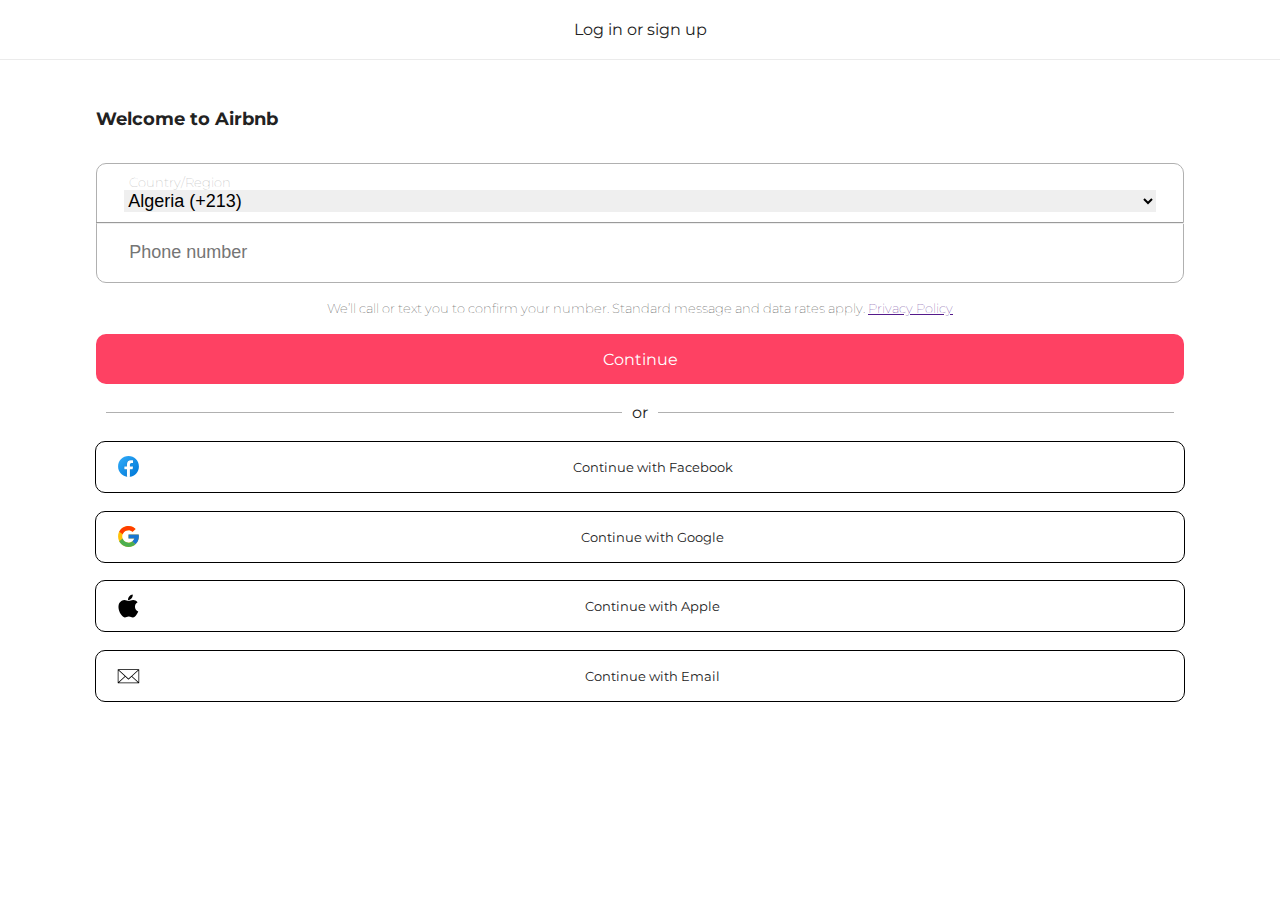
<file: login.html>
<!DOCTYPE html>
<html lang="en">
<head>
    <meta charset="UTF-8">
    <meta http-equiv="X-UA-Compatible" content="IE=edge">
    <meta name="viewport" content="width=device-width, initial-scale=1.0">
    <link rel="stylesheet" href="logInStyles.css">
    <!-- <link rel="stylesheet" href="styles.css"> -->
    <link rel="preconnect" href="https://fonts.googleapis.com">
    <link rel="preconnect" href="https://fonts.gstatic.com" crossorigin>
    <link href="https://fonts.googleapis.com/css2?family=Montserrat:wght@500&family=Open+Sans:wght@300&family=Varela+Round&display=swap" rel="stylesheet">
    <title>Landbnb</title>
</head>
<body>
    <div id="top">
        Log in or sign up
    </div>
    <div id="logInDivs">
        <div id="BigDiv">
            <div id="welcome">Welcome to Airbnb</div>
            <div id="numberStuff">
                <div id="numberPrefix">
                    <div id="countryRegion">Country/Region</div>
                    <select id="countryCode">
                        <p>Country/Region</p>
                        <option data-countryCode="DZ" value="213">Algeria (+213)</option>
                        <option data-countryCode="AD" value="376">Andorra (+376)</option>
                        <option data-countryCode="AO" value="244">Angola (+244)</option>
                        <option data-countryCode="AI" value="1264">Anguilla (+1264)</option>
                        <option data-countryCode="AG" value="1268">Antigua &amp; Barbuda (+1268)</option>
                        <option data-countryCode="AR" value="54">Argentina (+54)</option>
                        <option data-countryCode="AM" value="374">Armenia (+374)</option>
                        <option data-countryCode="AW" value="297">Aruba (+297)</option>
                        <option data-countryCode="AU" value="61">Australia (+61)</option>
                        <option data-countryCode="AT" value="43">Austria (+43)</option>
                        <option data-countryCode="AZ" value="994">Azerbaijan (+994)</option>
                        <option data-countryCode="BS" value="1242">Bahamas (+1242)</option>
                        <option data-countryCode="BH" value="973">Bahrain (+973)</option>
                        <option data-countryCode="BD" value="880">Bangladesh (+880)</option>
                        <option data-countryCode="BB" value="1246">Barbados (+1246)</option>
                        <option data-countryCode="BY" value="375">Belarus (+375)</option>
                        <option data-countryCode="BE" value="32">Belgium (+32)</option>
                        <option data-countryCode="BZ" value="501">Belize (+501)</option>
                        <option data-countryCode="BJ" value="229">Benin (+229)</option>
                        <option data-countryCode="BM" value="1441">Bermuda (+1441)</option>
                        <option data-countryCode="BT" value="975">Bhutan (+975)</option>
                        <option data-countryCode="BO" value="591">Bolivia (+591)</option>
                        <option data-countryCode="BA" value="387">Bosnia Herzegovina (+387)</option>
                        <option data-countryCode="BW" value="267">Botswana (+267)</option>
                        <option data-countryCode="BR" value="55">Brazil (+55)</option>
                        <option data-countryCode="BN" value="673">Brunei (+673)</option>
                        <option data-countryCode="BG" value="359">Bulgaria (+359)</option>
                        <option data-countryCode="BF" value="226">Burkina Faso (+226)</option>
                        <option data-countryCode="BI" value="257">Burundi (+257)</option>
                        <option data-countryCode="KH" value="855">Cambodia (+855)</option>
                        <option data-countryCode="CM" value="237">Cameroon (+237)</option>
                        <option data-countryCode="CA" value="1">Canada (+1)</option>
                        <option data-countryCode="CV" value="238">Cape Verde Islands (+238)</option>
                        <option data-countryCode="KY" value="1345">Cayman Islands (+1345)</option>
                        <option data-countryCode="CF" value="236">Central African Republic (+236)</option>
                        <option data-countryCode="CL" value="56">Chile (+56)</option>
                        <option data-countryCode="CN" value="86">China (+86)</option>
                        <option data-countryCode="CO" value="57">Colombia (+57)</option>
                        <option data-countryCode="KM" value="269">Comoros (+269)</option>
                        <option data-countryCode="CG" value="242">Congo (+242)</option>
                        <option data-countryCode="CK" value="682">Cook Islands (+682)</option>
                        <option data-countryCode="CR" value="506">Costa Rica (+506)</option>
                        <option data-countryCode="HR" value="385">Croatia (+385)</option>
                        <option data-countryCode="CU" value="53">Cuba (+53)</option>
                        <option data-countryCode="CY" value="90392">Cyprus North (+90392)</option>
                        <option data-countryCode="CY" value="357">Cyprus South (+357)</option>
                        <option data-countryCode="CZ" value="42">Czech Republic (+42)</option>
                        <option data-countryCode="DK" value="45">Denmark (+45)</option>
                        <option data-countryCode="DJ" value="253">Djibouti (+253)</option>
                        <option data-countryCode="DM" value="1809">Dominica (+1809)</option>
                        <option data-countryCode="DO" value="1809">Dominican Republic (+1809)</option>
                        <option data-countryCode="EC" value="593">Ecuador (+593)</option>
                        <option data-countryCode="EG" value="20">Egypt (+20)</option>
                        <option data-countryCode="SV" value="503">El Salvador (+503)</option>
                        <option data-countryCode="GQ" value="240">Equatorial Guinea (+240)</option>
                        <option data-countryCode="ER" value="291">Eritrea (+291)</option>
                        <option data-countryCode="EE" value="372">Estonia (+372)</option>
                        <option data-countryCode="ET" value="251">Ethiopia (+251)</option>
                        <option data-countryCode="FK" value="500">Falkland Islands (+500)</option>
                        <option data-countryCode="FO" value="298">Faroe Islands (+298)</option>
                        <option data-countryCode="FJ" value="679">Fiji (+679)</option>
                        <option data-countryCode="FI" value="358">Finland (+358)</option>
                        <option data-countryCode="FR" value="33">France (+33)</option>
                        <option data-countryCode="GF" value="594">French Guiana (+594)</option>
                        <option data-countryCode="PF" value="689">French Polynesia (+689)</option>
                        <option data-countryCode="GA" value="241">Gabon (+241)</option>
                        <option data-countryCode="GM" value="220">Gambia (+220)</option>
                        <option data-countryCode="GE" value="7880">Georgia (+7880)</option>
                        <option data-countryCode="DE" value="49">Germany (+49)</option>
                        <option data-countryCode="GH" value="233">Ghana (+233)</option>
                        <option data-countryCode="GI" value="350">Gibraltar (+350)</option>
                        <option data-countryCode="GR" value="30">Greece (+30)</option>
                        <option data-countryCode="GL" value="299">Greenland (+299)</option>
                        <option data-countryCode="GD" value="1473">Grenada (+1473)</option>
                        <option data-countryCode="GP" value="590">Guadeloupe (+590)</option>
                        <option data-countryCode="GU" value="671">Guam (+671)</option>
                        <option data-countryCode="GT" value="502">Guatemala (+502)</option>
                        <option data-countryCode="GN" value="224">Guinea (+224)</option>
                        <option data-countryCode="GW" value="245">Guinea - Bissau (+245)</option>
                        <option data-countryCode="GY" value="592">Guyana (+592)</option>
                        <option data-countryCode="HT" value="509">Haiti (+509)</option>
                        <option data-countryCode="HN" value="504">Honduras (+504)</option>
                        <option data-countryCode="HK" value="852">Hong Kong (+852)</option>
                        <option data-countryCode="HU" value="36">Hungary (+36)</option>
                        <option data-countryCode="IS" value="354">Iceland (+354)</option>
                        <option data-countryCode="IN" value="91">India (+91)</option>
                        <option data-countryCode="ID" value="62">Indonesia (+62)</option>
                        <option data-countryCode="IR" value="98">Iran (+98)</option>
                        <option data-countryCode="IQ" value="964">Iraq (+964)</option>
                        <option data-countryCode="IE" value="353">Ireland (+353)</option>
                        <option data-countryCode="IL" value="972">Israel (+972)</option>
                        <option data-countryCode="IT" value="39">Italy (+39)</option>
                        <option data-countryCode="JM" value="1876">Jamaica (+1876)</option>
                        <option data-countryCode="JP" value="81">Japan (+81)</option>
                        <option data-countryCode="JO" value="962">Jordan (+962)</option>
                        <option data-countryCode="KZ" value="7">Kazakhstan (+7)</option>
                        <option data-countryCode="KE" value="254">Kenya (+254)</option>
                        <option data-countryCode="KI" value="686">Kiribati (+686)</option>
                        <option data-countryCode="KP" value="850">Korea North (+850)</option>
                        <option data-countryCode="KR" value="82">Korea South (+82)</option>
                        <option data-countryCode="KW" value="965">Kuwait (+965)</option>
                        <option data-countryCode="KG" value="996">Kyrgyzstan (+996)</option>
                        <option data-countryCode="LA" value="856">Laos (+856)</option>
                        <option data-countryCode="LV" value="371">Latvia (+371)</option>
                        <option data-countryCode="LB" value="961">Lebanon (+961)</option>
                        <option data-countryCode="LS" value="266">Lesotho (+266)</option>
                        <option data-countryCode="LR" value="231">Liberia (+231)</option>
                        <option data-countryCode="LY" value="218">Libya (+218)</option>
                        <option data-countryCode="LI" value="417">Liechtenstein (+417)</option>
                        <option data-countryCode="LT" value="370">Lithuania (+370)</option>
                        <option data-countryCode="LU" value="352">Luxembourg (+352)</option>
                        <option data-countryCode="MO" value="853">Macao (+853)</option>
                        <option data-countryCode="MK" value="389">Macedonia (+389)</option>
                        <option data-countryCode="MG" value="261">Madagascar (+261)</option>
                        <option data-countryCode="MW" value="265">Malawi (+265)</option>
                        <option data-countryCode="MY" value="60">Malaysia (+60)</option>
                        <option data-countryCode="MV" value="960">Maldives (+960)</option>
                        <option data-countryCode="ML" value="223">Mali (+223)</option>
                        <option data-countryCode="MT" value="356">Malta (+356)</option>
                        <option data-countryCode="MH" value="692">Marshall Islands (+692)</option>
                        <option data-countryCode="MQ" value="596">Martinique (+596)</option>
                        <option data-countryCode="MR" value="222">Mauritania (+222)</option>
                        <option data-countryCode="YT" value="269">Mayotte (+269)</option>
                        <option data-countryCode="MX" value="52">Mexico (+52)</option>
                        <option data-countryCode="FM" value="691">Micronesia (+691)</option>
                        <option data-countryCode="MD" value="373">Moldova (+373)</option>
                        <option data-countryCode="MC" value="377">Monaco (+377)</option>
                        <option data-countryCode="MN" value="976">Mongolia (+976)</option>
                        <option data-countryCode="MS" value="1664">Montserrat (+1664)</option>
                        <option data-countryCode="MA" value="212">Morocco (+212)</option>
                        <option data-countryCode="MZ" value="258">Mozambique (+258)</option>
                        <option data-countryCode="MN" value="95">Myanmar (+95)</option>
                        <option data-countryCode="NA" value="264">Namibia (+264)</option>
                        <option data-countryCode="NR" value="674">Nauru (+674)</option>
                        <option data-countryCode="NP" value="977">Nepal (+977)</option>
                        <option data-countryCode="NL" value="31">Netherlands (+31)</option>
                        <option data-countryCode="NC" value="687">New Caledonia (+687)</option>
                        <option data-countryCode="NZ" value="64">New Zealand (+64)</option>
                        <option data-countryCode="NI" value="505">Nicaragua (+505)</option>
                        <option data-countryCode="NE" value="227">Niger (+227)</option>
                        <option data-countryCode="NG" value="234">Nigeria (+234)</option>
                        <option data-countryCode="NU" value="683">Niue (+683)</option>
                        <option data-countryCode="NF" value="672">Norfolk Islands (+672)</option>
                        <option data-countryCode="NP" value="670">Northern Marianas (+670)</option>
                        <option data-countryCode="NO" value="47">Norway (+47)</option>
                        <option data-countryCode="OM" value="968">Oman (+968)</option>
                        <option data-countryCode="PW" value="680">Palau (+680)</option>
                        <option data-countryCode="PA" value="507">Panama (+507)</option>
                        <option data-countryCode="PG" value="675">Papua New Guinea (+675)</option>
                        <option data-countryCode="PY" value="595">Paraguay (+595)</option>
                        <option data-countryCode="PE" value="51">Peru (+51)</option>
                        <option data-countryCode="PH" value="63">Philippines (+63)</option>
                        <option data-countryCode="PL" value="48">Poland (+48)</option>
                        <option data-countryCode="PT" value="351">Portugal (+351)</option>
                        <option data-countryCode="PR" value="1787">Puerto Rico (+1787)</option>
                        <option data-countryCode="QA" value="974">Qatar (+974)</option>
                        <option data-countryCode="RE" value="262">Reunion (+262)</option>
                        <option data-countryCode="RO" value="40">Romania (+40)</option>
                        <option data-countryCode="RU" value="7">Russia (+7)</option>
                        <option data-countryCode="RW" value="250">Rwanda (+250)</option>
                        <option data-countryCode="SM" value="378">San Marino (+378)</option>
                        <option data-countryCode="ST" value="239">Sao Tome &amp; Principe (+239)</option>
                        <option data-countryCode="SA" value="966">Saudi Arabia (+966)</option>
                        <option data-countryCode="SN" value="221">Senegal (+221)</option>
                        <option data-countryCode="CS" value="381">Serbia (+381)</option>
                        <option data-countryCode="SC" value="248">Seychelles (+248)</option>
                        <option data-countryCode="SL" value="232">Sierra Leone (+232)</option>
                        <option data-countryCode="SG" value="65">Singapore (+65)</option>
                        <option data-countryCode="SK" value="421">Slovak Republic (+421)</option>
                        <option data-countryCode="SI" value="386">Slovenia (+386)</option>
                        <option data-countryCode="SB" value="677">Solomon Islands (+677)</option>
                        <option data-countryCode="SO" value="252">Somalia (+252)</option>
                        <option data-countryCode="ZA" value="27">South Africa (+27)</option>
                        <option data-countryCode="ES" value="34">Spain (+34)</option>
                        <option data-countryCode="LK" value="94">Sri Lanka (+94)</option>
                        <option data-countryCode="SH" value="290">St. Helena (+290)</option>
                        <option data-countryCode="KN" value="1869">St. Kitts (+1869)</option>
                        <option data-countryCode="SC" value="1758">St. Lucia (+1758)</option>
                        <option data-countryCode="SD" value="249">Sudan (+249)</option>
                        <option data-countryCode="SR" value="597">Suriname (+597)</option>
                        <option data-countryCode="SZ" value="268">Swaziland (+268)</option>
                        <option data-countryCode="SE" value="46">Sweden (+46)</option>
                        <option data-countryCode="CH" value="41">Switzerland (+41)</option>
                        <option data-countryCode="SI" value="963">Syria (+963)</option>
                        <option data-countryCode="TW" value="886">Taiwan (+886)</option>
                        <option data-countryCode="TJ" value="7">Tajikstan (+7)</option>
                        <option data-countryCode="TH" value="66">Thailand (+66)</option>
                        <option data-countryCode="TG" value="228">Togo (+228)</option>
                        <option data-countryCode="TO" value="676">Tonga (+676)</option>
                        <option data-countryCode="TT" value="1868">Trinidad &amp; Tobago (+1868)</option>
                        <option data-countryCode="TN" value="216">Tunisia (+216)</option>
                        <option data-countryCode="TR" value="90">Turkey (+90)</option>
                        <option data-countryCode="TM" value="7">Turkmenistan (+7)</option>
                        <option data-countryCode="TM" value="993">Turkmenistan (+993)</option>
                        <option data-countryCode="TC" value="1649">Turks &amp; Caicos Islands (+1649)</option>
                        <option data-countryCode="TV" value="688">Tuvalu (+688)</option>
                        <option data-countryCode="UG" value="256">Uganda (+256)</option>
                        <option data-countryCode="GB" value="44">UK (+44)</option>
                        <option data-countryCode="UA" value="380">Ukraine (+380)</option>
                        <option data-countryCode="AE" value="971">United Arab Emirates (+971)</option>
                        <option data-countryCode="UY" value="598">Uruguay (+598)</option>
                        <option data-countryCode="US" value="1">USA (+1)</option>
                        <option data-countryCode="UZ" value="7">Uzbekistan (+7)</option>
                        <option data-countryCode="VU" value="678">Vanuatu (+678)</option>
                        <option data-countryCode="VA" value="379">Vatican City (+379)</option>
                        <option data-countryCode="VE" value="58">Venezuela (+58)</option>
                        <option data-countryCode="VN" value="84">Vietnam (+84)</option>
                        <option data-countryCode="VG" value="84">Virgin Islands - British (+1284)</option>
                        <option data-countryCode="VI" value="84">Virgin Islands - US (+1340)</option>
                        <option data-countryCode="WF" value="681">Wallis &amp; Futuna (+681)</option>
                        <option data-countryCode="YE" value="969">Yemen (North)(+969)</option>
                        <option data-countryCode="YE" value="967">Yemen (South)(+967)</option>
                        <option data-countryCode="ZM" value="260">Zambia (+260)</option>
                        <option data-countryCode="ZW" value="263">Zimbabwe (+263)</option>
                    </select>
                </div>
                <hr style="width:100%;text-align:left;margin-left:0;margin:0">
                <div id="numberInput">
                    <div id="prefixDiv"></div>
                    <input id="numberInputInput" type="tel" placeholder="Phone number">
                </div>
            </div>
            
            <div id="disclaimerDiv">We’ll call or text you to confirm your number. Standard message and data rates apply. <a href="">Privacy Policy</a></div>
            <button class="loginButton">Continue</button>

            <div id="or"><hr>or<hr></div>

            <div class="continue loginButton"><svg xmlns="http://www.w3.org/2000/svg"  viewBox="0 0 48 48" width="20px" height="20px"><linearGradient id="CXanuwD9EGkBgTn76_1mxa" x1="9.993" x2="40.615" y1="-299.993" y2="-330.615" gradientTransform="matrix(1 0 0 -1 0 -290)" gradientUnits="userSpaceOnUse"><stop offset="0" stop-color="#2aa4f4"/><stop offset="1" stop-color="#007ad9"/></linearGradient><path fill="url(#CXanuwD9EGkBgTn76_1mxa)" d="M24,4C12.954,4,4,12.954,4,24c0,10.028,7.379,18.331,17.004,19.777	C21.981,43.924,22.982,41,24,41c0.919,0,1.824,2.938,2.711,2.818C36.475,42.495,44,34.127,44,24C44,12.954,35.046,4,24,4z"/><path d="M27.707,21.169c0-1.424,0.305-3.121,1.757-3.121h4.283l-0.001-5.617l-0.05-0.852l-0.846-0.114	c-0.608-0.082-1.873-0.253-4.206-0.253c-5.569,0-8.636,3.315-8.636,9.334v2.498H15.06v7.258h4.948V43.6	C21.298,43.861,22.633,44,24,44c1.268,0,2.504-0.131,3.707-0.357V30.301h5.033l1.122-7.258h-6.155V21.169z" opacity=".05"/><path d="M27.207,21.169c0-1.353,0.293-3.621,2.257-3.621h3.783V12.46l-0.026-0.44l-0.433-0.059	c-0.597-0.081-1.838-0.249-4.143-0.249c-5.323,0-8.136,3.055-8.136,8.834v2.998H15.56v6.258h4.948v13.874	C21.644,43.876,22.806,44,24,44c1.094,0,2.16-0.112,3.207-0.281V29.801h5.104l0.967-6.258h-6.072V21.169z" opacity=".05"/><path fill="#fff" d="M26.707,29.301h5.176l0.813-5.258h-5.989v-2.874c0-2.184,0.714-4.121,2.757-4.121h3.283V12.46	c-0.577-0.078-1.797-0.248-4.102-0.248c-4.814,0-7.636,2.542-7.636,8.334v3.498H16.06v5.258h4.948v14.475	C21.988,43.923,22.981,44,24,44c0.921,0,1.82-0.062,2.707-0.182V29.301z"/></svg>Continue with Facebook <div></div></div>
            <div class="continue loginButton"><svg xmlns="http://www.w3.org/2000/svg"  viewBox="0 0 48 48" width="20px" height="20px"><path fill="#FFC107" d="M43.611,20.083H42V20H24v8h11.303c-1.649,4.657-6.08,8-11.303,8c-6.627,0-12-5.373-12-12c0-6.627,5.373-12,12-12c3.059,0,5.842,1.154,7.961,3.039l5.657-5.657C34.046,6.053,29.268,4,24,4C12.955,4,4,12.955,4,24c0,11.045,8.955,20,20,20c11.045,0,20-8.955,20-20C44,22.659,43.862,21.35,43.611,20.083z"/><path fill="#FF3D00" d="M6.306,14.691l6.571,4.819C14.655,15.108,18.961,12,24,12c3.059,0,5.842,1.154,7.961,3.039l5.657-5.657C34.046,6.053,29.268,4,24,4C16.318,4,9.656,8.337,6.306,14.691z"/><path fill="#4CAF50" d="M24,44c5.166,0,9.86-1.977,13.409-5.192l-6.19-5.238C29.211,35.091,26.715,36,24,36c-5.202,0-9.619-3.317-11.283-7.946l-6.522,5.025C9.505,39.556,16.227,44,24,44z"/><path fill="#1976D2" d="M43.611,20.083H42V20H24v8h11.303c-0.792,2.237-2.231,4.166-4.087,5.571c0.001-0.001,0.002-0.001,0.003-0.002l6.19,5.238C36.971,39.205,44,34,44,24C44,22.659,43.862,21.35,43.611,20.083z"/></svg>Continue with Google<div></div></div>
            <div class="continue loginButton"><svg fill="#000000" xmlns="http://www.w3.org/2000/svg"  viewBox="0 0 50 50" width="20px" height="20px"><path d="M 44.527344 34.75 C 43.449219 37.144531 42.929688 38.214844 41.542969 40.328125 C 39.601563 43.28125 36.863281 46.96875 33.480469 46.992188 C 30.46875 47.019531 29.691406 45.027344 25.601563 45.0625 C 21.515625 45.082031 20.664063 47.03125 17.648438 47 C 14.261719 46.96875 11.671875 43.648438 9.730469 40.699219 C 4.300781 32.429688 3.726563 22.734375 7.082031 17.578125 C 9.457031 13.921875 13.210938 11.773438 16.738281 11.773438 C 20.332031 11.773438 22.589844 13.746094 25.558594 13.746094 C 28.441406 13.746094 30.195313 11.769531 34.351563 11.769531 C 37.492188 11.769531 40.8125 13.480469 43.1875 16.433594 C 35.421875 20.691406 36.683594 31.78125 44.527344 34.75 Z M 31.195313 8.46875 C 32.707031 6.527344 33.855469 3.789063 33.4375 1 C 30.972656 1.167969 28.089844 2.742188 26.40625 4.78125 C 24.878906 6.640625 23.613281 9.398438 24.105469 12.066406 C 26.796875 12.152344 29.582031 10.546875 31.195313 8.46875 Z"/></svg>Continue with Apple<div></div></div>
            <div class="continue loginButton"><svg id="Layer_1" width="20px" height="20px" style="enable-background:new 0 0 100.354 100.352;" version="1.1" viewBox="0 0 100.354 100.352" xml:space="preserve" xmlns="http://www.w3.org/2000/svg" xmlns:xlink="http://www.w3.org/1999/xlink"><path d="M93.09,76.224c0.047-0.145,0.079-0.298,0.079-0.459V22.638c0-0.162-0.032-0.316-0.08-0.462  c-0.007-0.02-0.011-0.04-0.019-0.06c-0.064-0.171-0.158-0.325-0.276-0.46c-0.008-0.009-0.009-0.02-0.017-0.029  c-0.005-0.005-0.011-0.007-0.016-0.012c-0.126-0.134-0.275-0.242-0.442-0.323c-0.013-0.006-0.023-0.014-0.036-0.02  c-0.158-0.071-0.33-0.111-0.511-0.123c-0.018-0.001-0.035-0.005-0.053-0.005c-0.017-0.001-0.032-0.005-0.049-0.005H8.465  c-0.017,0-0.033,0.004-0.05,0.005c-0.016,0.001-0.032,0.004-0.048,0.005c-0.183,0.012-0.358,0.053-0.518,0.125  c-0.01,0.004-0.018,0.011-0.028,0.015c-0.17,0.081-0.321,0.191-0.448,0.327c-0.005,0.005-0.011,0.006-0.016,0.011  c-0.008,0.008-0.009,0.019-0.017,0.028c-0.118,0.135-0.213,0.29-0.277,0.461c-0.008,0.02-0.012,0.04-0.019,0.061  c-0.048,0.146-0.08,0.3-0.08,0.462v53.128c0,0.164,0.033,0.32,0.082,0.468c0.007,0.02,0.011,0.039,0.018,0.059  c0.065,0.172,0.161,0.327,0.28,0.462c0.007,0.008,0.009,0.018,0.016,0.026c0.006,0.007,0.014,0.011,0.021,0.018  c0.049,0.051,0.103,0.096,0.159,0.14c0.025,0.019,0.047,0.042,0.073,0.06c0.066,0.046,0.137,0.083,0.21,0.117  c0.018,0.008,0.034,0.021,0.052,0.028c0.181,0.077,0.38,0.121,0.589,0.121h83.204c0.209,0,0.408-0.043,0.589-0.121  c0.028-0.012,0.054-0.03,0.081-0.044c0.062-0.031,0.124-0.063,0.181-0.102c0.03-0.021,0.057-0.048,0.086-0.071  c0.051-0.041,0.101-0.082,0.145-0.129c0.008-0.008,0.017-0.014,0.025-0.022c0.008-0.009,0.01-0.021,0.018-0.03  c0.117-0.134,0.211-0.288,0.275-0.458C93.078,76.267,93.083,76.246,93.09,76.224z M9.965,26.04l25.247,23.061L9.965,72.346V26.04z   M61.711,47.971c-0.104,0.068-0.214,0.125-0.301,0.221c-0.033,0.036-0.044,0.083-0.073,0.121l-11.27,10.294L12.331,24.138h75.472  L61.711,47.971z M37.436,51.132l11.619,10.613c0.287,0.262,0.649,0.393,1.012,0.393s0.725-0.131,1.011-0.393l11.475-10.481  l25.243,23.002H12.309L37.436,51.132z M64.778,49.232L90.169,26.04v46.33L64.778,49.232z"/></svg>Continue with Email<div></div></div>

            <!-- <a style="font-size: small; padding-top: 30px;" href="">Need help?</a> -->
        </div>
    </div>

    

    <div id="navBottom" class="PCHide">
        <div id="bottomOptions">
            <div id="explore" class="optionTray">
                <svg class="trayIcon" id="exploreIcon" fill="#CCCCCC" xmlns="http://www.w3.org/2000/svg"  viewBox="0 0 30 30" width="90px" height="20px"><path d="M 13 3 C 7.4889971 3 3 7.4889971 3 13 C 3 18.511003 7.4889971 23 13 23 C 15.396508 23 17.597385 22.148986 19.322266 20.736328 L 25.292969 26.707031 A 1.0001 1.0001 0 1 0 26.707031 25.292969 L 20.736328 19.322266 C 22.148986 17.597385 23 15.396508 23 13 C 23 7.4889971 18.511003 3 13 3 z M 13 5 C 17.430123 5 21 8.5698774 21 13 C 21 17.430123 17.430123 21 13 21 C 8.5698774 21 5 17.430123 5 13 C 5 8.5698774 8.5698774 5 13 5 z"/></svg>
                <div class="optionTrayText">Explore</div>
            </div>
            <div id="wishlist" class="optionTray">
                <svg class="trayIcon" fill="#CCCCCC" version="1.1" id="Capa_1" xmlns="http://www.w3.org/2000/svg" xmlns:xlink="http://www.w3.org/1999/xlink" x="0px" y="0px"
	            viewBox="0 0 490.4 490.4" style="enable-background:new 0 0 490.4 490.4;" xml:space="preserve"><path d="M222.5,453.7c6.1,6.1,14.3,9.5,22.9,9.5c8.5,0,16.9-3.5,22.9-9.5L448,274c27.3-27.3,42.3-63.6,42.4-102.1
                c0-38.6-15-74.9-42.3-102.2S384.6,27.4,346,27.4c-37.9,0-73.6,14.5-100.7,40.9c-27.2-26.5-63-41.1-101-41.1
                c-38.5,0-74.7,15-102,42.2C15,96.7,0,133,0,171.6c0,38.5,15.1,74.8,42.4,102.1L222.5,453.7z M59.7,86.8
                c22.6-22.6,52.7-35.1,84.7-35.1s62.2,12.5,84.9,35.2l7.4,7.4c2.3,2.3,5.4,3.6,8.7,3.6l0,0c3.2,0,6.4-1.3,8.7-3.6l7.2-7.2
                c22.7-22.7,52.8-35.2,84.9-35.2c32,0,62.1,12.5,84.7,35.1c22.7,22.7,35.1,52.8,35.1,84.8s-12.5,62.1-35.2,84.8L251,436.4
                c-2.9,2.9-8.2,2.9-11.2,0l-180-180c-22.7-22.7-35.2-52.8-35.2-84.8C24.6,139.6,37.1,109.5,59.7,86.8z"/></svg>
                <div class="optionTrayText">Wishlist</div>
            </div>
            <div id="logIn" class="optionTray">
                <svg class="trayIcon" fill="#CCCCCC" version="1.1" id="Capa_1" xmlns="http://www.w3.org/2000/svg" xmlns:xlink="http://www.w3.org/1999/xlink" x="0px" y="0px"
	            viewBox="0 0 55 55" style="enable-background:new 0 0 55 55;" xml:space="preserve">
                <path d="M55,27.5C55,12.337,42.663,0,27.5,0S0,12.337,0,27.5c0,8.009,3.444,15.228,8.926,20.258l-0.026,0.023l0.892,0.752
                    c0.058,0.049,0.121,0.089,0.179,0.137c0.474,0.393,0.965,0.766,1.465,1.127c0.162,0.117,0.324,0.234,0.489,0.348
                    c0.534,0.368,1.082,0.717,1.642,1.048c0.122,0.072,0.245,0.142,0.368,0.212c0.613,0.349,1.239,0.678,1.88,0.98
                    c0.047,0.022,0.095,0.042,0.142,0.064c2.089,0.971,4.319,1.684,6.651,2.105c0.061,0.011,0.122,0.022,0.184,0.033
                    c0.724,0.125,1.456,0.225,2.197,0.292c0.09,0.008,0.18,0.013,0.271,0.021C25.998,54.961,26.744,55,27.5,55
                    c0.749,0,1.488-0.039,2.222-0.098c0.093-0.008,0.186-0.013,0.279-0.021c0.735-0.067,1.461-0.164,2.178-0.287
                    c0.062-0.011,0.125-0.022,0.187-0.034c2.297-0.412,4.495-1.109,6.557-2.055c0.076-0.035,0.153-0.068,0.229-0.104
                    c0.617-0.29,1.22-0.603,1.811-0.936c0.147-0.083,0.293-0.167,0.439-0.253c0.538-0.317,1.067-0.648,1.581-1
                    c0.185-0.126,0.366-0.259,0.549-0.391c0.439-0.316,0.87-0.642,1.289-0.983c0.093-0.075,0.193-0.14,0.284-0.217l0.915-0.764
                    l-0.027-0.023C51.523,42.802,55,35.55,55,27.5z M2,27.5C2,13.439,13.439,2,27.5,2S53,13.439,53,27.5
                    c0,7.577-3.325,14.389-8.589,19.063c-0.294-0.203-0.59-0.385-0.893-0.537l-8.467-4.233c-0.76-0.38-1.232-1.144-1.232-1.993v-2.957
                    c0.196-0.242,0.403-0.516,0.617-0.817c1.096-1.548,1.975-3.27,2.616-5.123c1.267-0.602,2.085-1.864,2.085-3.289v-3.545
                    c0-0.867-0.318-1.708-0.887-2.369v-4.667c0.052-0.519,0.236-3.448-1.883-5.864C34.524,9.065,31.541,8,27.5,8
                    s-7.024,1.065-8.867,3.168c-2.119,2.416-1.935,5.345-1.883,5.864v4.667c-0.568,0.661-0.887,1.502-0.887,2.369v3.545
                    c0,1.101,0.494,2.128,1.34,2.821c0.81,3.173,2.477,5.575,3.093,6.389v2.894c0,0.816-0.445,1.566-1.162,1.958l-7.907,4.313
                    c-0.252,0.137-0.502,0.297-0.752,0.476C5.276,41.792,2,35.022,2,27.5z M42.459,48.132c-0.35,0.254-0.706,0.5-1.067,0.735
                    c-0.166,0.108-0.331,0.216-0.5,0.321c-0.472,0.292-0.952,0.57-1.442,0.83c-0.108,0.057-0.217,0.111-0.326,0.167
                    c-1.126,0.577-2.291,1.073-3.488,1.476c-0.042,0.014-0.084,0.029-0.127,0.043c-0.627,0.208-1.262,0.393-1.904,0.552
                    c-0.002,0-0.004,0.001-0.006,0.001c-0.648,0.16-1.304,0.293-1.964,0.402c-0.018,0.003-0.036,0.007-0.054,0.01
                    c-0.621,0.101-1.247,0.174-1.875,0.229c-0.111,0.01-0.222,0.017-0.334,0.025C28.751,52.97,28.127,53,27.5,53
                    c-0.634,0-1.266-0.031-1.895-0.078c-0.109-0.008-0.218-0.015-0.326-0.025c-0.634-0.056-1.265-0.131-1.89-0.233
                    c-0.028-0.005-0.056-0.01-0.084-0.015c-1.322-0.221-2.623-0.546-3.89-0.971c-0.039-0.013-0.079-0.027-0.118-0.04
                    c-0.629-0.214-1.251-0.451-1.862-0.713c-0.004-0.002-0.009-0.004-0.013-0.006c-0.578-0.249-1.145-0.525-1.705-0.816
                    c-0.073-0.038-0.147-0.074-0.219-0.113c-0.511-0.273-1.011-0.568-1.504-0.876c-0.146-0.092-0.291-0.185-0.435-0.279
                    c-0.454-0.297-0.902-0.606-1.338-0.933c-0.045-0.034-0.088-0.07-0.133-0.104c0.032-0.018,0.064-0.036,0.096-0.054l7.907-4.313
                    c1.36-0.742,2.205-2.165,2.205-3.714l-0.001-3.602l-0.23-0.278c-0.022-0.025-2.184-2.655-3.001-6.216l-0.091-0.396l-0.341-0.221
                    c-0.481-0.311-0.769-0.831-0.769-1.392v-3.545c0-0.465,0.197-0.898,0.557-1.223l0.33-0.298v-5.57l-0.009-0.131
                    c-0.003-0.024-0.298-2.429,1.396-4.36C21.583,10.837,24.061,10,27.5,10c3.426,0,5.896,0.83,7.346,2.466
                    c1.692,1.911,1.415,4.361,1.413,4.381l-0.009,5.701l0.33,0.298c0.359,0.324,0.557,0.758,0.557,1.223v3.545
                    c0,0.713-0.485,1.36-1.181,1.575l-0.497,0.153l-0.16,0.495c-0.59,1.833-1.43,3.526-2.496,5.032c-0.262,0.37-0.517,0.698-0.736,0.949
                    l-0.248,0.283V39.8c0,1.612,0.896,3.062,2.338,3.782l8.467,4.233c0.054,0.027,0.107,0.055,0.16,0.083
            	    C42.677,47.979,42.567,48.054,42.459,48.132z"/></svg>
                <div class="optionTrayText">Log in</div>
            </div>
        </div>
    </div>


    <script src="appLogin.js"></script>
</body>
</html>
</file>
<file: logInStyles.css>
body {
    background-color: white;
    color: #222222;
    margin: 0px;
    font-family: 'Montserrat', sans-serif;
    min-width: 100px;
    display: flex;
    flex-direction: column;
}

@media (min-width: 745px)
{
    .PCHide {
        visibility: hidden;
    }
}

#top {
    display: flex;
    justify-content: center;
    padding: 20px 0 20px 0;
    border-bottom: 1px solid #ebebeb;
}

#logInDivs {
    display: flex;
    justify-content: center;

}

#BigDiv {
    height: 660px;
    width: 85%;
    display: flex;
    align-items: center;
    justify-content: space-evenly;
    flex-direction: column;
}

#welcome {
    width: 100%;
    font-size: large;
    font-weight: bold;
    margin-top: 30px;
    margin-bottom: 15px;
}

#numberStuff {
    display: flex;
    flex-direction: column;
    align-items: center;
    justify-content: space-between;
    height: 120px;
    width: 100%;
    background-color: transparent;
    box-sizing: border-box;
    border: 1px solid #b0b0b0;
    border-radius: 10px;
    /* padding: 10px; */
}

#numberPrefix {
    height: 60px;
    width: 100%;
    display: flex;
    flex-direction: column;
    align-items: center;
    justify-content: center;
}
#countryRegion {
    font-size: small;
    font-weight: lighter;
    color: darkgray;
    width: 95%;
    padding-top: 10px;
    margin-left: 10px;
}
#countryCode {
    width: 95%;
    height: 70%;
    font-size: large;
    border: none;
    outline: none;
    margin-bottom: 10px;
}

#numberInput {
    height: 60px;
    width: 100%;
    display: flex;
    /* flex-direction: column; */
    align-items: center;
    justify-content: center;
}
#prefixDiv {
    padding: 0 5px 0 5px;
    color: darkgrey;
    transition: all 0.2s ease-in;
}
#numberInputInput{
    width: 95%;
    height: 70%;
    font-size: large;
    border: none;
    outline: none;
}

#disclaimerDiv {
    font-size: small;
    font-weight: lighter;
}

#or {
    display: flex;
    align-items: center;
    justify-content: center;
    width: 100%;
    
}
#or hr {
    background-color: #b0b0b0;
    border: none;
    width: 100%;
    height: 1px;
    margin: 10px;
}

.loginButton {
    height: 50px;
    width: 100%;
    border: none;
    border-radius: 10px;
    background-color: #fe4163;
    color: white;
    font-family: 'Montserrat', sans-serif;
    font-size:  medium;
}
.loginButton:hover {
    cursor: pointer;
}

.continue {
    background-color: transparent;
    color: #222222;
    border: 1px solid black;
    font-size: small;
    display: flex;
    justify-content: space-between;
    align-items: center;
}

.continue svg {
    margin-left: 20px;
    margin-right: -20px;
    height: 25px;
    width: 25px;
}

#navBottom {
    background-color: white;
    color: black;
    border-top: 0.5px solid #ebebeb;
    height: 75px;
    position: fixed;
    bottom: -75px;
    width: 100%;
    transition: bottom 0.3s;
    display: flex;
    align-items: center;
    justify-content: center;
    z-index: 1;
}

#bottomOptions {
    display: flex;
    justify-content: space-between;
    align-items: center;
    flex-basis: 100%;
    min-width: 150px;
    max-width: 300px;
}

.optionTray {
    display: flex;
    flex-direction: column;
    align-items: center;
    width: 55px;
}
.optionTray svg {
    height: 20px;
}

.iconHighlight {
    fill: #fe4163;
}

.optionTrayText {
    max-width: 60px;
    font-size: small;
    margin-top: 5px;
}

#explore:hover {
    cursor: pointer;
}
#wishlist:hover {
    cursor: pointer;
}
#logIn:hover {
    cursor: pointer;
}
</file>
<file: styles.css>
body {
    background-color: white;
    color: black;
    margin: 0px;
    font-family: 'Montserrat', sans-serif;
    min-width: 100px;
    display: flex;
    flex-direction: column;
}

.nav {
    background-color: black;
    color: white;
    height: 80px;
    display: flex;
    justify-content: center;
    position: fixed;
    top: 0;
    width: 100%;
    transition: background-color 0.4s;
    z-index: 10;
}



.lhsMenu {
    display: flex;
    justify-content: space-between;
    align-items: center;
    flex-grow: 0.8;
}

.bigLogoSvg {
    height: 60px;
}

.menu {
    display: flex;
    justify-content: space-evenly;
    width: 250px;
}
.menu button {
    height: 45px;
    border-radius: 22.5px;
    padding: 0 10px 0 10px;
}

.menuLogin {
    background-color: white;
    display: flex;
    align-items: center;
    justify-content: center;
    border: 1px solid #ebebeb;
    position: relative;
}
    .menuDiv {
        display: flex;
        flex-direction: column;
        justify-content: space-around;
        position: fixed;
        top: 75px;
        right: 30px;
        height: 200px;
        width: 200px;
        z-index: 15;
        background-color: white;
        border-radius: 20px;
        padding: 10px;
        font-size: small;
        box-shadow: 0 4px 8px 4px rgba(0, 0, 0, 0.2);
    }
        .menuOptions {
            display: flex;
            height: 30px;
            align-items: center;
            padding-left: 10px;
            border-radius: 5px;
        }

.guestsDiv {
    display: flex;
    flex-direction: column;
    justify-content: space-around;
    position: fixed;
    top: 185px;
    right: 45px;
    height: 300px;
    width: 300px;
    z-index: 15;
    background-color: white;
    border-radius: 20px;
    padding: 10px;
    font-size: small;
    box-shadow: 0 4px 8px 4px rgba(0, 0, 0, 0.2);
}
    .guestsOptions {
        display: flex;
        height: 50px;
        align-items: center;
        justify-content: space-between;
        padding: 0 10px;
        border-radius: 5px;
        font-size: medium;
        font-weight: lighter;
    }
        .counterDiv {
            display: flex;
            justify-content: space-between;
            align-items: center;
            width: 70px;
        }
            .counterDisplay {
                margin: 0 5px;
                font-size: x-large;
            }
            .addButton {
                height: 20px;
                width: 20px;
                border-radius: 15px;
                border: none;
            }
            .subButton {
                height: 20px;
                width: 20px;
                border-radius: 15px;
                border: none;
            }
    .guestsOptionsDisclaimer {
        display: flex;
        height: 50px;
        align-items: center;
        justify-content: space-between;
        padding: 0 10px;
        border-radius: 5px;
        font-size: small;
    }
#becomeAHost {
    border: none;
    color: white;
}

.menuLogin svg {
    width: 30px;
}

#blackBox {
    height: 900px;
    width: 100%;
    background-color: black;
    z-index: 4;
    position: absolute;
}

#main {
    display: flex;
    flex-direction: column;
    align-items: center;
    position: relative;    
    width: 100%;   
    background-color: transparent;

}

.subMain {
    display: flex;
    align-items: center;
    flex-direction: column;
    padding-top: 210px;
    width: 90%;
    z-index: 5;
    background-color: transparent;
}

.subMainElement {
    display: flex;
    flex-direction: column;
    justify-content: center;
    align-items: center;
    position: relative;
    width: 100%;
    border-radius: 15px;
    margin-bottom: 35px;
}

.fittings {
    width: 100%;
    height: 100%;
    border-radius: 15px;
}

#ukraine {    
    height: 280px;   
    background-color: #ff385c;    
}
    #ukraineContent {
        height: 60%;
        width: 60%;
    }
#flexibleBook {
    /* display: flex;
    flex-direction: column; */
    justify-content: flex-end;
}
    #flexibleBookContent {       
        padding-bottom: 15px;
        height: 40%;
        width: 80%;
    }

.cardContent {
    display: flex;
    flex-direction: column;
    justify-content: space-evenly;
    align-items: center;
    box-sizing: border-box;
    text-align: center;
    position: absolute;
    color: white;
    font-size: xx-large;
    font-weight: 600;
}

#subMainSlideTitle {
    display: flex;
    position: relative;
    width: 90%;
    justify-content: space-between;
    margin-bottom: 20px;
}

    #slideTitleText {
        display: flex;
        font-size: x-large;
    }

    #slideButtons {
        display: flex;
    }

#subMainSlideCard {
    width: 100%;
    height: fixed;
    display: flex;

    margin-bottom: 20px;
    position: relative;
}

    .slideCard {
        height: 300px;
        width: 250px;
        background-color: maroon;
        border-radius: 15px;
        margin-right: 10px;
    }

.wrapTitle {
    display: flex;
    position: relative;
    width: 85%;
    justify-content: flex-start;
    margin-bottom: 20px;
    font-size: x-large;
}

.subMainWrapCard {
    width: 90%;
    position: relative;
    display: flex;
    flex-wrap: wrap;
    justify-content: space-evenly;
    align-items: center;
}

    .wrapCard {
        width: 45%;
        /* margin-right: 20px; */
        margin: 0px 20px 10px 10px;
        border-radius: 15px;
        display: flex;
        flex-direction: column;
        justify-content: flex-start;
        position: relative;
    }
        .wrapCardContent {
            height: 30%;
            width: 75%;
            margin-left: 20px;
            margin-top: 10px;
            position: absolute;
            display: flex;
            flex-direction: column;
            justify-content: space-evenly;
            align-items: flex-start;
            box-sizing: border-box;
            /* text-align: center; */
            color: white;
            font-size: xx-large;
            font-weight: 600;
        }
            .wrapCardButton {
                /* margin-left: 30px; */
                padding: 15px 25px;
                background-color: white;
                border-radius: 7px;
                border: none;
                font-family: 'Montserrat', sans-serif;
                font-size: medium;
            }

.hosting {
    width: 100%;
    display: flex;
    position: relative;
    margin: 20px 0;
}
    .hostingContent {
        position: absolute;
        display: flex;
        font-size: 4rem;
        color: white;
        font-weight: 600;
        flex-direction: column;
        height: 80%;
        width: 30%;
        padding-left: 10%;
        justify-content: space-evenly;
    }
    .hostButton {
        width: fit-content;
        font-size: large;
        background-color: white;
        border: none;
        border-radius: 7px;
        padding: 15px 25px;
        font-family: 'Montserrat', sans-serif;
    }

.slideButton {
    border-radius: 20px;
    padding: 10px;
    margin: 0 5px;
    background-color: white;
    border: 1px solid #ebebeb;
}


.navMain {
    display: flex;
    justify-content: space-between;
    align-items: center;
    flex-grow: 0.9;
}

#navBottom {
    background-color: white;
    color: black;
    border-top: 1px #ebebeb;
    height: 75px;
    position: fixed;
    bottom: -75px;
    width: 100%;
    z-index: 10;
    transition: bottom 0.3s;
    display: flex;
    align-items: center;
    justify-content: center;
}


#bottomOptions {
    display: flex;
    justify-content: space-between;
    align-items: center;
    flex-basis: 100%;
    min-width: 150px;
    max-width: 300px;
}

.optionTray {
    display: flex;
    flex-direction: column;
    align-items: center;
    width: 55px;
}
.optionTray svg {
    height: 20px;
}

.iconHighlight {
    fill: #fe4163;
}

.optionTrayText {
    max-width: 60px;
    font-size: small;
    margin-top: 5px;
}

#airbnbLogo img {
    max-height: 40px;
    background-color: white;
}

.searchIcon {
    width: 16px;
    margin-right: 5px
}
.search {
    display: flex;
    align-items: center;
    justify-content: center;
    height: 45px;
    flex-grow: 1;
    /* width: fit-content; */
    border-radius: 20px;
    border: none;
    padding: 0;
}
.search div{
    display: flex;
    align-items: center;
    height: 45px;
    font-family: 'Montserrat', sans-serif;
    font-weight: 500;
}

@keyframes example {
    from {background-color: black;}
    to {background-color: white;}    
}

.extendedDiv {
    position: fixed;
    top: 70px;
    height: 80px;
    width: 100%;
    z-index: 10;   
    background-color: black;
    display: flex;
    justify-content: center;
    transition: background-color 0.4s;
    /* animation-name: example;
    animation-duration: 0.4s; */
    /* animation-direction: alternate; */
}

.extendedOptionBar {
    
    position: fixed;
    top: 50px;
    height: 140px;
    width: 90%;
    z-index: 11;   
    background-color: transparent;
    display: flex;
    justify-content: space-evenly;
    align-items: center;
    flex-direction: column;
}

.extendedOptionBarDiv1 {   
    width: 100%;
    height: 40px;
    background-color: transparent;
    display: flex;
    justify-content: center;
    align-items: center;
    transition: color 0.4s;
}
.extendedOptionBarDiv2 {
    width: 100%;
    height: 60px;
    background-color: #f4f4f4;
    border: 1px solid #ebebeb;
    border-radius: 30px;
    display: flex;
    flex-wrap: wrap;
    justify-content: space-around;
    align-items: center;
}
.EOBD1 {
    font-family: 'Montserrat', sans-serif;
    color: white;
    border: none;
    outline: none;
    background-color: transparent;
    box-sizing: border-box;
    height: 100%;
    padding: 10px;
    margin: 0 5px 0 5px;
    
}
.EOBD2 {
    font-family: 'Montserrat', sans-serif;
    border: none;
    outline: none;
    border-radius: 30px;
    background-color: transparent;
    box-sizing: border-box;
    height: 100%;
    padding: 10px;
    margin: 0 5px 0 5px;
    display: flex;
    justify-content: center;
    flex-direction: column;
}
    .EOBD2Input {
        outline: none;
        border: none;
        background-color: #f4f4f4;
    }

.transparentButton {
    background-color: transparent;
    color: white;
    border: 1px solid white;
    border-radius: 8px;
    padding: 10px 15px;
}
.gradientBG {
    background-color: white;
    border: none;
    border-radius: 20px;
    padding: 8px 10px;
    display: flex;
    justify-content: center;
    align-items: center;
}
.gradientText {
    display: flex;
    background: linear-gradient(to right, purple 0%, violet 100%);
	-webkit-background-clip: text;
	-webkit-text-fill-color: transparent;
    border: none;
    padding: 5px 8px;
    font-size: medium;
    font-weight: 600;
    font-family: 'Montserrat', sans-serif;
}

.buttonShadow {
    transition: 0.2s all;
}

footer {
    display: flex;
    position: relative;
    background-color: #f7f7f7;
}

.footer {
    display: flex;
    flex-direction: column;
    position: relative;
    width: 90%;
    margin: 0 5%;
    font-weight: 100;
    font-size: small;
    
    /* align-items: center; */
}
    .footerDiv1 {
        display: flex;
        flex-direction: row;
        flex-wrap: wrap;
        justify-content: space-between;
    }
    .footerDiv2 {
        display: flex;
        justify-content: space-between;
        margin: 20px 0;
    }

.search:hover {
    cursor: pointer;
}
.menu button:hover {
    cursor: pointer;
}
#explore:hover {
    cursor: pointer;
}
#wishlist:hover {
    cursor: pointer;
}
#logIn:hover {
    cursor: pointer;
}
.menuOptions:hover {
    cursor: pointer;
    background-color: #f4f4f4;
}
.EOBD2:hover {
    cursor: pointer;
}
.buttonShadow:hover {
    box-shadow: 0 4px 8px 0 rgba(0, 0, 0, 0.2);
    transform: scale(1.05);
    /* 0 4px 8px 0 rgba(0, 0, 0, 0.2)  0 6px 20px 0 rgba(0, 0, 0, 0.19)*/
}

@media (max-width: 1000px)
{
    .hostingContent {
        font-size: 3rem;
    }
}
@media (min-width: 745px)
{
    .pcHide {
        visibility: hidden;
    }
    .search {
        max-width: 300px;
    }
}
@media (max-width: 745px)
{
    .phoneHide {
        visibility: hidden;
    }
    .EOBD1 {
        font-size: x-small;
    }
    .EOBD2 {
        font-size: smaller;
        height: 50%;
    }
    .EOBD2Input {
        font-size: smaller;
    }

    .extendedOptionBarDiv2 {
        height: 120px;
    }
    .guestsDiv {
        top: 200px;
        right: 45px;
        height: 250px;
        width: 200px;
    }
    .guestsOptions {
        height: 35px;
    }
        .counterDiv {
            width: 70px;
        }
            .counterDisplay {
                margin: 0 5px;
                font-size: large;
            }
        .guestsOptionsDisclaimer
        {
            font-size: x-small;
        }
}
@media (max-width: 770px)
{
    .cardContent {
        font-size: x-large;
        font-weight: 500;
    }
    .gradientBG {
        padding: 5px 8px;
    }
    .gradientText {
        font-size: small;
    }
    #blackBox {
        height: 600px;
    }
}
@media (max-width: 800px)
{
    .wrapCard {
        width: 90%;
    }
    .hostingContent {
        font-size: 2rem;
    }
    .hostButton {
        font-size: medium;
        padding: 10px 15px;
    }
}
@media (max-width: 580px)
{
    .flexibleBookContent {
        height: 20%;
    }
    .cardContent {
        font-size: medium;
        font-weight: 200;
    }
    .gradientBG {
        padding: 1px 3px;
    }
    .gradientText {
        font-size: small;
    }
    .hostButton {
        font-size: small;
        padding: 8px 10px;
    }
}
</file>
